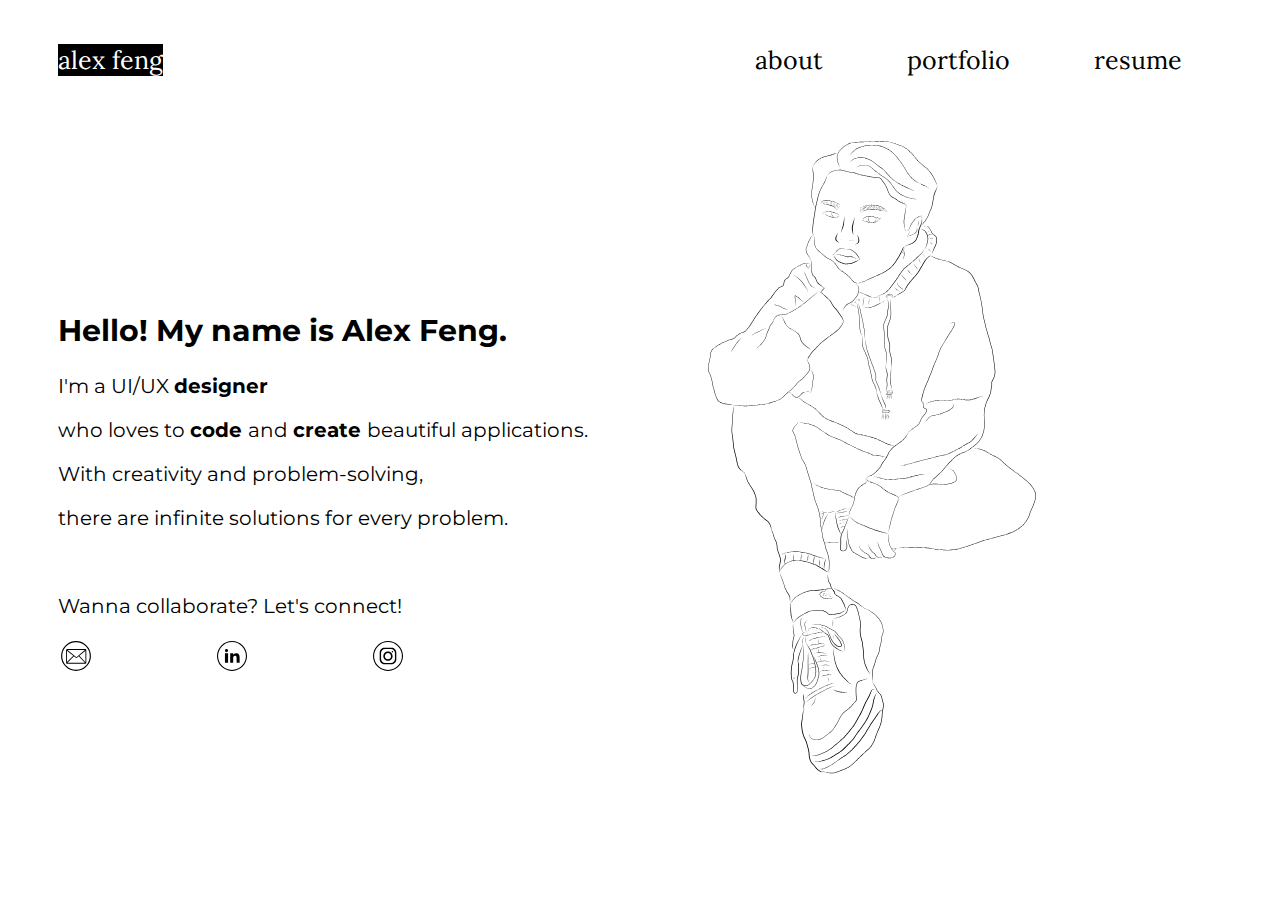
<file: index.html>
<!DOCTYPE html>
<html lang="en" dir="ltr">

<head>
  <meta charset="utf-8">
  <title>Alex Feng</title>
  <link rel="stylesheet" href="css/styles.css">
  <link href="https://fonts.googleapis.com/css2?family=Lora:wght@400;500&family=Montserrat:wght@100;200;300;400;700&display=swap" rel="stylesheet">
</head>

<body>

  <header>
    <a href="index.html" style="font-size:25px; font-family: 'Lora'; background-color: black; color: white">alex feng</a>
    <nav>
      <ul class="navlinks">
        <li> <a href="about.html" style="font-size:25px; font-family: 'Lora'">about</a> </li>
        <li> <a href="portfolio.html" style="font-size:25px; font-family: 'Lora'">portfolio</a> </li>
        <li> <a href="resume.html" style="font-size:25px; font-family: 'Lora'">resume</a> </li>

        <!-- <li><a href="mailto:alexfeng@bu.edu"><img src="pics/envelope-line.svg" alt="mail" class="icons"></a></li>
        <li> <a href="https://www.linkedin.com/in/alex-feng888/"><img src="pics/linkedin-round-line.svg" alt="linkedin" class="icons"></a></li>
        <li><a href="https://www.instagram.com/xelha__/"><img src="pics/instagram-round-line.svg" alt="instagram" class="icons"> </a></li> -->
          <div class="nav">
            <label for="toggle">&#9776;</label>
            <input type="checkbox" id="toggle">
            <div class="menu">
              <a href="about.html">about</a>
              <a href="portfolio.html">portfolio</a>
              <a href="https://drive.google.com/file/d/1WcT_TryMhuqZHoiBt6SFd3eemGC2ASUP/view?usp=sharing">resume</a>
            </div>
          </div>
      </ul>
    </nav>
  </header>


  <img src="pics/no-color3.svg" alt="plain" id="portrait">
  <div class="description">
    <h2>Hello! My name is Alex Feng.</h2>
    <p>I'm a UI/UX <strong id="designer"> designer </strong> </p>
    <p>who loves to <strong id="code"> code </strong> and <strong id="create"> create </strong> beautiful applications.</p>
    <p>With creativity and problem-solving,</p>
    <p>there are infinite solutions for every problem.</p>
    <br>
    <p>Wanna collaborate? Let's connect!</p>
    <table>
      <tr>
        <th>
          <a href="mailto:alexfeng@bu.edu"><img src="pics/envelope-line.svg" alt="mail" class="icons"></a>
        </th>
        <th>
          <a href="https://www.linkedin.com/in/alex-feng888/"><img src="pics/linkedin-round-line.svg" alt="linkedin" class="icons"></a>
        </th>
        <th>
          <a href="https://www.instagram.com/its_xelha/"><img src="pics/instagram-round-line.svg" alt="instagram" class="icons"> </a>
        </th>
      </tr>
    </table>
  </div>



<!-- <div class="footer">
  <ul>
    <li><a href="mailto:alexfeng@bu.edu"><img src="pics/envelope-line.svg" alt="mail" class="icons"></a></li>
    <li> <a href="https://www.linkedin.com/in/alex-feng888/"><img src="pics/linkedin-round-line.svg" alt="linkedin" class="icons"></a></li>
    <li><a href="https://www.instagram.com/xelha__/"><img src="pics/instagram-round-line.svg" alt="instagram" class="icons"> </a></li>
  </ul>
</div> -->



  <script src="js/index.js" charset="utf-8"> </script>

</body>

</html>
</file>
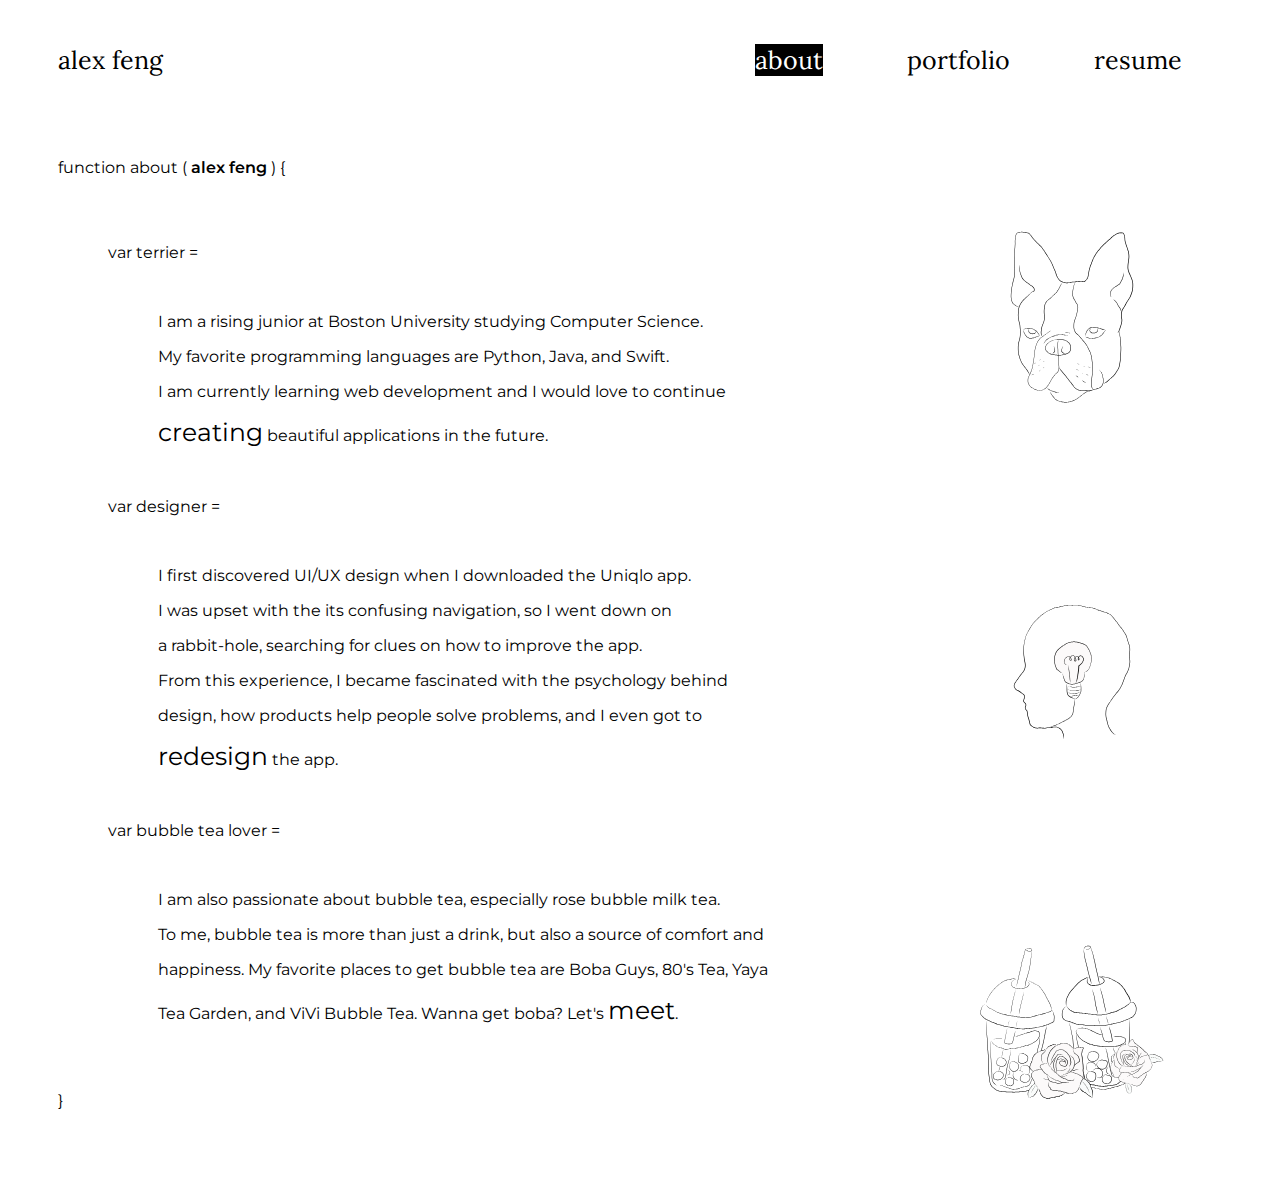
<file: about.html>
<!DOCTYPE html>
<html lang="en" dir="ltr">
  <head>
    <meta charset="utf-8">
    <title>About - Alex Feng</title>
    <link href="https://fonts.googleapis.com/css2?family=Lora:wght@400;500&family=Montserrat:wght@100;200;300;400;700&display=swap" rel="stylesheet">
    <link rel="stylesheet" href="css/styles.css">
  </head>
  <body>

    <header>
      <a href="index.html" style="font-size:25px; font-family: 'Lora'">alex feng</a>
      <nav>
        <ul class="navlinks">
          <li> <a href="about.html" style="font-size:25px; font-family: 'Lora'; background-color: black; color: white">about</a> </li>
          <li> <a href="portfolio.html" style="font-size:25px; font-family: 'Lora'">portfolio</a> </li>
          <li> <a href="resume.html" style="font-size:25px; font-family: 'Lora'">resume</a> </li>

          <!-- <li><a href="mailto:alexfeng@bu.edu"><img src="pics/envelope-line.svg" alt="mail" class="icons"></a></li>
          <li> <a href="https://www.linkedin.com/in/alex-feng888/"><img src="pics/linkedin-round-line.svg" alt="linkedin" class="icons"></a></li>
          <li><a href="https://www.instagram.com/xelha__/"><img src="pics/instagram-round-line.svg" alt="instagram" class="icons"> </a></li> -->
            <div class="nav">
              <label for="toggle">&#9776;</label>
              <input type="checkbox" id="toggle">
              <div class="menu">
                <a href="about.html">about</a>
                <a href="portfolio.html">portfolio</a>
                <a href="resume">resume</a>
                
              </div>
            </div>
        </ul>
      </nav>
    </header>

    <div class="Introduction">
      <p style="display:inline-block">function about (</p>
      <p style="display:inline-block; font-weight:600">alex feng</p>
      <p style="display:inline-block">) {</p>

        <img src="pics/rhett plain.svg" alt="" id="rhett" onmouseover="this.src='pics/rhett colored.svg';" onmouseout="this.src='pics/rhett plain.svg';">

        <div class="student">
          <p>var terrier = </p>
          <div class="student-description">
            <p>I am a rising junior at Boston University studying Computer Science.</p>
            <p>My favorite programming languages are Python, Java, and Swift.</p>
            <p>I am currently learning web development and I would love to continue</p>
            <p><a href="portfolio.html" style="font-size:25px">creating</a> beautiful applications in the future.</p>
          </div>
        </div>

        <img src="pics/idea plain.svg" alt="" id="idea" onmouseover="this.src='pics/idea colored.svg';" onmouseout="this.src='pics/idea plain.svg';">

        <div class="designer">
          <p>var designer = </p>
          <div class="designer-description">
            <p>I first discovered UI/UX design when I downloaded the Uniqlo app.</p>
            <p>I was upset with the its confusing navigation, so I went down on</p>
            <p>a rabbit-hole, searching for clues on how to improve the app.</p>
            <p>From this experience, I became fascinated with the psychology behind</p>
            <p>design, how products help people solve problems, and I even got to</p>
            <p><a href="uniqlocasestudy.html" style="font-size:25px">redesign</a> the app.</p>
          </div>
        </div>

        <img src="pics/bubble tea plain.svg" alt="" id="bubble_tea" onmouseover="this.src='pics/bubble tea colored.svg';" onmouseout="this.src='pics/bubble tea plain.svg'">

        <div class="bubble-tea">
          <p>var bubble tea lover = </p>
          <div class="bubble-tea-lover-description">
            <p>I am also passionate about bubble tea, especially rose bubble milk tea.</p>
            <p>To me, bubble tea is more than just a drink, but also a source of comfort and</p>
            <p>happiness. My favorite places to get bubble tea are Boba Guys, 80's Tea, Yaya
            <p>Tea Garden, and ViVi Bubble Tea. Wanna get boba? Let's <a href="mailto:alexfeng@bu.edu" style="font-size:25px">meet</a>.</p>
          </div>
        </div>

        <p style="display:inline-block">}</p>
    </div>

  </body>
</html>
</file>
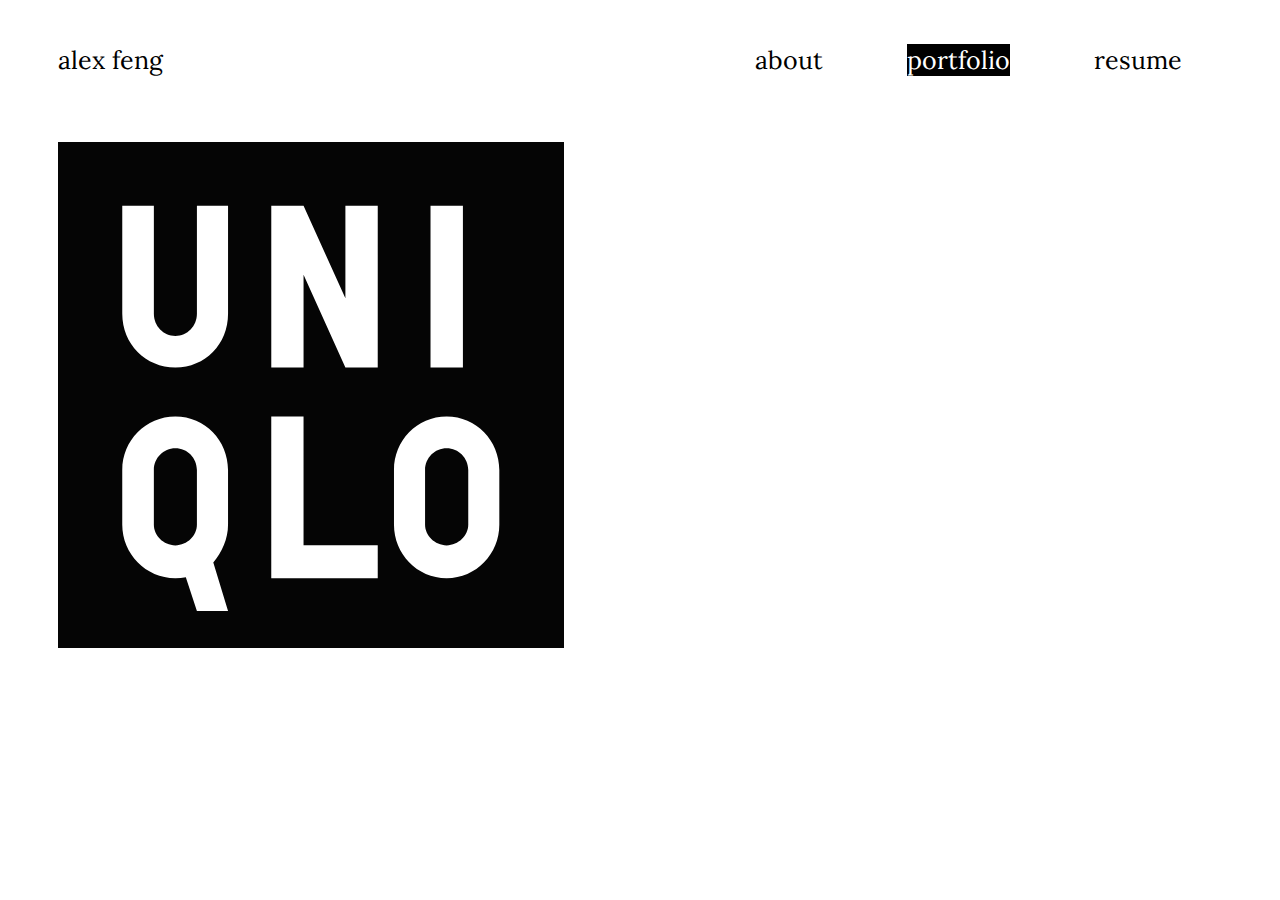
<file: portfolio.html>
<!DOCTYPE html>
<html lang="en" dir="ltr">

<head>
  <meta charset="utf-8">
  <title>Portfolio - Alex Feng</title>
  <link rel="stylesheet" href="css/styles.css">
  <link href="https://fonts.googleapis.com/css2?family=Lora:wght@400;500&family=Montserrat:wght@100;200;300;400;700&display=swap" rel="stylesheet">
</head>

<body>


  <header>
    <a href="index.html" style="font-size:25px; font-family: 'Lora'">alex feng</a>
    <nav>
      <ul class="navlinks">
        <li> <a href="about.html" style="font-size:25px; font-family: 'Lora'">about</a> </li>
        <li> <a href="portfolio.html" style="font-size:25px; font-family: 'Lora'; background-color: black; color: white">portfolio</a> </li>
        <li> <a href="resume.html" style="font-size:25px; font-family: 'Lora'">resume</a> </li>

        <!-- <li><a href="mailto:alexfeng@bu.edu"><img src="pics/envelope-line.svg" alt="mail" class="icons"></a></li>
        <li> <a href="https://www.linkedin.com/in/alex-feng888/"><img src="pics/linkedin-round-line.svg" alt="linkedin" class="icons"></a></li>
        <li><a href="https://www.instagram.com/xelha__/"><img src="pics/instagram-round-line.svg" alt="instagram" class="icons"> </a></li> -->
          <div class="nav">
            <label for="toggle">&#9776;</label>
            <input type="checkbox" id="toggle">
            <div class="menu">
              <a href="about.html">about</a>
              <a href="portfolio.html">portfolio</a>
              <a href="resume">resume</a>

            </div>
          </div>
      </ul>
    </nav>
  </header>


        <a href="uniqlocasestudy.html"> <img src="pics/uniqlo.svg" alt="" id="uniqlo"></a>
        



</body>

</html>
</file>
<file: css/styles.css>
/* tags */
a {
  text-decoration: none;
  color: black;
  font-size: 20px;
}

a:hover {
  text-decoration: line-through;
}

header {
  display: flex;
  justify-content: space-between;
  align-items: center;
  padding: 20px 50px;
}

html{
  scroll-behavior: smooth;
}


label {   /* sandwich */
  padding-bottom: 30px;
}

/* table td{
  padding: 10px;
} */



/* classes */

.contact {
  font-family: 'Montserrat', sans-serif;
  margin-left: 50px;
  margin-top: 50px;
}

.icons {
  width: 30px;
  height: 30px;
}

.student, .designer, .bubble-tea {
  margin-top: 50px;
  margin-left: 50px;
  margin-bottom: 50px;
}

.student-description, .designer-description, .bubble-tea-lover-description {
  margin-left: 50px;
  margin-top: 50px;
}


.description {   /* intro in home page */
  margin-top: 200px;
  margin-left: 50px;
  font-size: 20px;
  font-family: 'Montserrat', sans-serif;
}

.Introduction {   /* div that holds all of content in about */
  margin-top: 30px;
  margin-left: 50px;
  font-family: 'Montserrat', sans-serif;
}

.navlinks { /* holds navbar headings */
  list-style: none;
}

.navlinks li {
  display: inline-block;
  padding: 0 40px;
}

#affinity_diagram{
  width: 100%;
  height: 200%;
}

#bubble_tea {
  /* position: absolute; */
  /* margin-right: 200px; */
  height: 350px;
  width: 400px;
  clear: both;
  float: right;
}

#idea {
  /* position: absolute; */
  /* margin-right: 200px; */
  height: 350px;
  width: 400px;
  clear: both;
  float: right;
}

#lo-fi-wireframe {
  width: 700px;
  height: auto;
}

#mid-fi-wireframe{
  width: 700px;
}

#portrait {
  float: right;
  margin-right: 200px;
  height: 690px;
  width: 400px;
}

#persona {
  width: 100%
}

#prototype{
  width: 700px;
}

#rhett {
  /* position: absolute; */
  /* margin-right: 200px; */
  float: right;
  height: 350px;
  width: 400px;
  clear: both;
}

#uniqlo {
  margin-left: 50px;
  margin-top: 30px;
  width: 40%;
}

#uniqlo-title {
  background-color: red;
  color: white;
}

#toggle{
  display: block;
}

#video {
  display: block;
}

.nav{
  text-align: right;
  height: 70px;
  line-height: 70px;
  display: none;
}

.menu{
  margin: 0 30px 0 0;
  display: none;
}

.menu a{
  text-decoration: none;
  color: white;
  margin: 0 10px;
  line-height: 70px;
  font-family: 'Lora';
}

label{
  font-size: 30px;
  line-height: 70px;
  display: none;
}


/* .footer{
  display: flex;
  margin-left: auto;
}

.footer ul{
  display: flex;
  list-style: none;
  position: absolute;
}

.footer a{
  padding: 0px 50px;
  justify-content: space-between;
} */

table tr th{
  border-right: 122px solid white;
}

/* uniqlo app styles */

.grid-container {
  margin-top: 40px;
  display: grid;
  grid-template-columns: 1fr 1fr 1fr 1fr;
  grid-template-rows: 1fr 1fr 1fr;
  gap: 1px 1px;
  grid-template-areas: ". Title Title ."
                        ". Project-Statement Project-Statement ."
                        ". User-Research User-Research ."
                        ". Wireframing Wireframing ."
                        ". Prototype Prototype ."
                        ". Reflection Reflection .";
}

.Title {
  grid-area: Title;
  font-family: 'Lora';
  /* font-size: 80px; */
}

/* .Role {
  grid-area: Role;
  font-family: 'Montserrat';
}

.Time-Duration {
  grid-area: Time-Duration;
  font-family: 'Montserrat';
  height: 2px;
} */

.Project-Statement {
  margin-top: auto;
  grid-area: Project-Statement;
  font-family: 'Montserrat';
  line-height: 2;
}

.Reflection {
  grid-area: Reflection;
  font-family: 'Montserrat';
  line-height: 2;
}

.User-Research {
  grid-area: User-Research;
  font-family: 'Montserrat';
  line-height: 2;
}

/* .Market-Research {
  grid-area: Market-Research;
  font-family: 'Montserrat';
  line-height: 2;
} */

/* .Role1 {
  display: inline-block;
  font-family: 'Montserrat';
  height: 2px;
}

.Time-Duration2{
  width: auto;
  text-align: right;
  display: inline-block;
  font-family: 'Montserrat';
  height: 2px;
} */

/* .side-nav{
  display: none;
  grid-area: side-nav;
  font-family: 'Montserrat';
  height: 2px;
  position: fixed;
}

.side-nav li {
  margin-bottom: 30px;
}

.side-nav ul{
  list-style: none;
} */

.Wireframing{
  grid-area: Wireframing;
  font-family: 'Montserrat';
  line-height: 2;
}

.Prototype{
  grid-area: Prototype;
  font-family: 'Montserrat';
  line-height: 2;
}

h1{
  color: red;
}

.final_mockup{
  width: 100%;
}

hr {
  background-color: black;
}



@media all and (max-width: 1024px) {
  .header {
    position: relative;
  }

  .nav a {
    background-color: black;
    color: white;
  }

  .burger {
    display: block;
    /* position: absolute; */
    /* right: 20px;
    top: 10px; */
  }

  .navlinks li {
    display: none;
  }

  #portrait {
    width: 300px;
    height: 600px;
  }

  #rhett, #idea, #bubble_tea {
    width: 300px;
    height: 300px;
  }

  .description {
    font-size: 15px;
  }

  .bubble-tea-lover-description, .designer-description, .student-description, .student, .designer, .food-connoisseur {
    font-size: 13px;
  }

  .bubble-tea-lover-description, .designer-description, .student-description {
    width: 600px;
  }

  .icons{
    width: 15px;
    height: 15px;
  }

  table tr th{
    border-right: 100px solid white;
  }

.nav{
  display: block;
}

  .nav label{
    display: block;
    cursor: pointer;
  }

  .menu{
    text-align: center;
    width: 100%;

  }

  .menu a{
    display: block;
    border-bottom:  1px solid #eaeaeb;
    margin: 0;

  }

  .Project-Statement p, .User-Research p, .User-Research li, .Wireframing p, .Prototype p, .Reflection p, .Reflection li{
    font-size: 10px;
  }

  /* .side-nav a{
    font-size: 15px;
  }

  .side-nav li{
    margin-bottom: 100px;
  } */

  #toggle:checked + .menu{
    display: block;
  }

  #toggle{
    display: none;
  }

  #prototype{
    width: auto;
  }

  #video{
    width: auto;
  }

  #lo-fi-wireframe{
    width:500px;
    height: 300px;
  }

  #mid-fi-wireframe{
    width: auto;
  }

}
</file>
